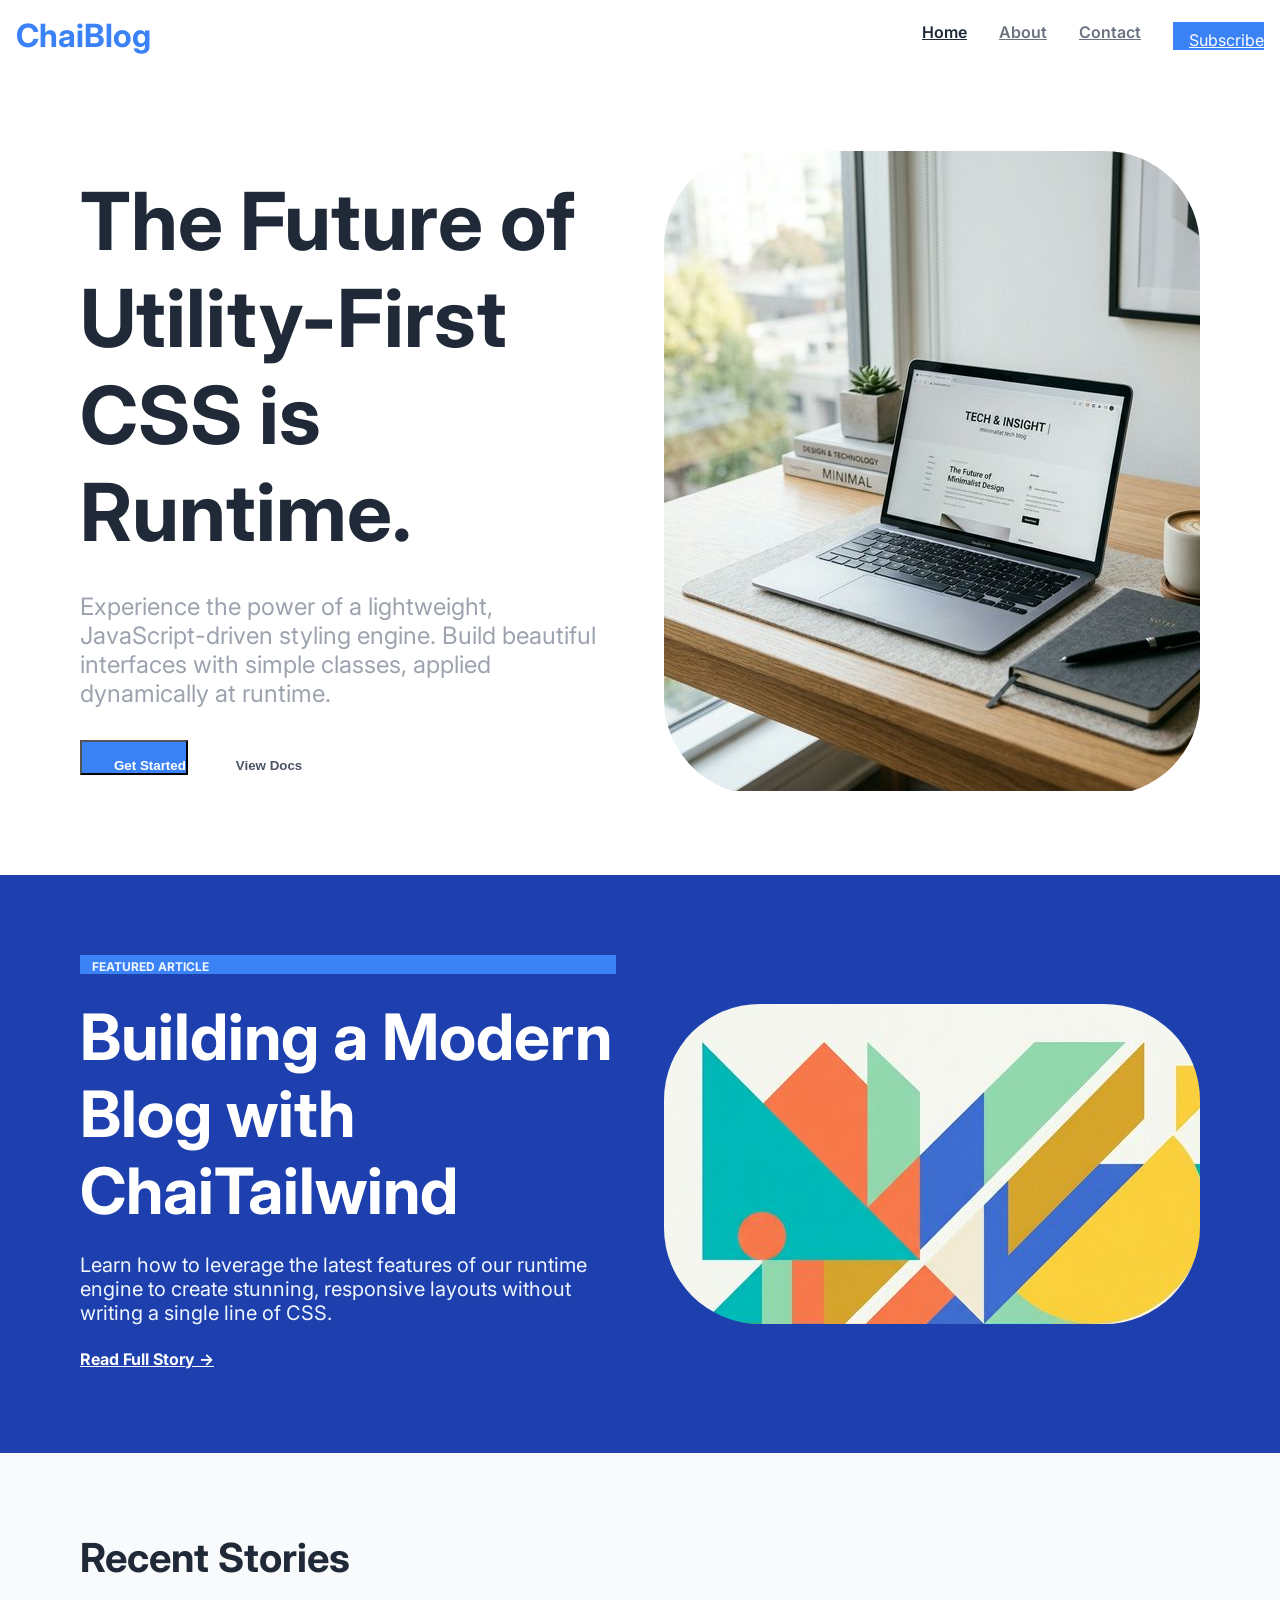
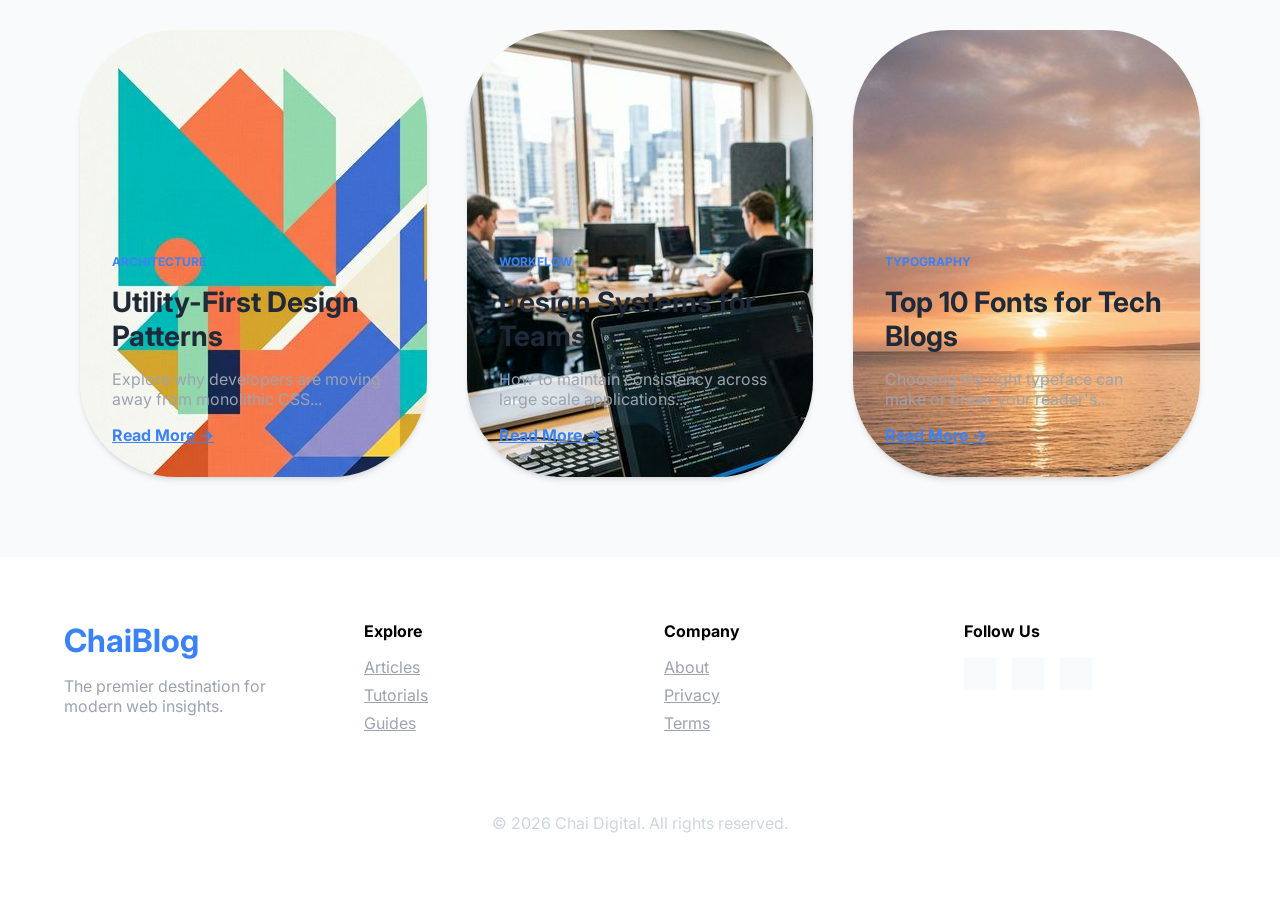
<file: index.html>
<!DOCTYPE html>
<html lang="en">
<head>
    <meta charset="UTF-8">
    <meta name="viewport" content="width=device-width, initial-scale=1.0">
    <meta http-equiv="Content-Security-Policy" content="default-src * 'unsafe-inline' 'unsafe-eval'; img-src * data:; style-src * 'unsafe-inline'; script-src * 'unsafe-inline' 'unsafe-eval';">
    <title>Chai Modern Blog</title>
    <script type="module" src="./chaitailwind/index.js"></script>
    <style>
        @import url('https://fonts.googleapis.com/css2?family=Inter:wght@400;600;700&display=swap');
        body {
            font-family: 'Inter', sans-serif;
            background-color: #f9fafb;
            margin: 0;
        }
    </style>
</head>
<body class="chai-min-h-screen">
    <!-- Navbar -->
    <nav class="chai-bg-white chai-p-4 chai-shadow-sm">
        <div class="chai-max-w-6xl chai-mx-auto chai-flex chai-justify-between chai-items-center">
            <h1 class="chai-font-8 chai-text-blue-600 chai-font-bold">ChaiBlog</h1>
            <div class="chai-flex chai-gap-8">
                <a href="index.html" class="chai-text-gray-900 chai-font-semibold">Home</a>
                <a href="about.html" class="chai-text-gray-600 chai-font-semibold">About</a>
                <a href="contact.html" class="chai-text-gray-600 chai-font-semibold">Contact</a>
                <a href="#" class="chai-bg-blue-600 chai-text-white chai-px-4 chai-py-2 chai-rounded-lg chai-cursor-pointer chai-transition-all hover:chai-bg-blue-700">Subscribe</a>
            </div>
        </div>
    </nav>

    <!-- Hero Section -->
    <header class="chai-p-10 md:chai-p-20 chai-bg-white">
        <div class="chai-max-w-6xl chai-mx-auto chai-grid chai-grid-cols-1 md:chai-grid-cols-2 chai-items-center chai-gap-12">
            <div class="chai-flex chai-direction-col chai-gap-8">
                <h1 class="chai-font-14 md:chai-font-20 chai-text-gray-900 chai-font-bold">The Future of Utility-First CSS is Runtime.</h1>
                <p class="chai-font-6 chai-text-gray-500 chai-max-w-lg">
                    Experience the power of a lightweight, JavaScript-driven styling engine. Build beautiful interfaces with simple classes, applied dynamically at runtime.
                </p>
                <div class="chai-flex chai-gap-4">
                    <button class="chai-bg-blue-600 chai-text-white chai-px-8 chai-py-4 chai-rounded-lg chai-font-bold chai-cursor-pointer chai-transition-all hover:chai-scale-105 hover:chai-bg-blue-700">Get Started</button>
                    <button class="chai-bg-white chai-text-gray-700 chai-border-2 chai-border-gray-100 chai-px-8 chai-py-4 chai-rounded-lg chai-font-bold chai-cursor-pointer chai-transition-all hover:chai-bg-gray-50">View Docs</button>
                </div>
            </div>
            <div class="chai-rounded-24 chai-overflow-hidden chai-shadow-2xl">
                <img src="./assets/images/hero.png" class="chai-w-full chai-h-full chai-object-cover">
            </div>
        </div>
    </header>

    <!-- Featured Post -->
    <section class="chai-bg-blue-900 chai-p-10 md:chai-p-20 chai-text-white">
        <div class="chai-max-w-6xl chai-mx-auto">
            <div class="chai-grid chai-grid-cols-1 md:chai-grid-cols-2 chai-gap-12 chai-items-center">
                <div class="chai-flex chai-direction-col chai-gap-6">
                    <span class="chai-bg-blue-600 chai-text-blue-100 chai-px-3 chai-py-1 chai-rounded-full chai-text-xs chai-font-bold chai-w-max">FEATURED ARTICLE</span>
                    <h2 class="chai-font-12 md:chai-font-16 chai-font-bold">Building a Modern Blog with ChaiTailwind</h2>
                    <p class="chai-font-5 chai-text-blue-100">Learn how to leverage the latest features of our runtime engine to create stunning, responsive layouts without writing a single line of CSS.</p>
                    <a href="#" class="chai-text-white chai-font-bold chai-border-b-2 chai-border-blue-500 chai-pb-1 chai-w-max chai-transition-all hover:chai-border-white">Read Full Story →</a>
                </div>
                <div class="chai-h-80 chai-bg-blue-800 chai-rounded-24 chai-overflow-hidden">
                     <img src="./assets/images/post1.png" class="chai-w-full chai-h-full chai-object-cover">
                </div>
            </div>
        </div>
    </section>

    <!-- Recent Stories Grid -->
    <main class="chai-p-10 md:chai-p-20 chai-max-w-6xl chai-mx-auto">
        <h3 class="chai-font-10 chai-text-gray-900 chai-font-bold chai-mb-12">Recent Stories</h3>
        <div class="chai-grid chai-grid-cols-1 md:chai-grid-cols-3 chai-gap-10">
            <!-- Article 1 -->
            <article class="chai-bg-white chai-rounded-24 chai-overflow-hidden chai-shadow-md chai-transition-all hover:chai-shadow-xl hover:chai-scale-102">
                <div class="chai-h-48 chai-bg-gray-200">
                    <img src="./assets/images/post1.png" class="chai-w-full chai-h-full chai-object-cover">
                </div>
                <div class="chai-p-8 chai-flex chai-direction-col chai-gap-4">
                    <p class="chai-text-blue-600 chai-font-bold chai-text-xs">ARCHITECTURE</p>
                    <h4 class="chai-font-7 chai-text-gray-900 chai-font-bold">Utility-First Design Patterns</h4>
                    <p class="chai-text-gray-500 chai-font-4">Explore why developers are moving away from monolithic CSS... </p>
                    <a href="#" class="chai-text-blue-600 chai-font-bold chai-transition-all hover:chai-text-blue-800">Read More →</a>
                </div>
            </article>

            <!-- Article 2 -->
            <article class="chai-bg-white chai-rounded-24 chai-overflow-hidden chai-shadow-md chai-transition-all hover:chai-shadow-xl hover:chai-scale-102">
                <div class="chai-h-48 chai-bg-gray-200">
                    <img src="./assets/images/post2.png" class="chai-w-full chai-h-full chai-object-cover">
                </div>
                <div class="chai-p-8 chai-flex chai-direction-col chai-gap-4">
                    <p class="chai-text-blue-600 chai-font-bold chai-text-xs">WORKFLOW</p>
                    <h4 class="chai-font-7 chai-text-gray-900 chai-font-bold">Design Systems for Teams</h4>
                    <p class="chai-text-gray-500 chai-font-4">How to maintain consistency across large scale applications...</p>
                    <a href="#" class="chai-text-blue-600 chai-font-bold chai-transition-all hover:chai-text-blue-800">Read More →</a>
                </div>
            </article>

            <!-- Article 3 -->
            <article class="chai-bg-white chai-rounded-24 chai-overflow-hidden chai-shadow-md chai-transition-all hover:chai-shadow-xl hover:chai-scale-102">
                <div class="chai-h-48 chai-bg-gray-200">
                    <img src="./assets/images/post3.png" class="chai-w-full chai-h-full chai-object-cover">
                </div>
                <div class="chai-p-8 chai-flex chai-direction-col chai-gap-4">
                    <p class="chai-text-blue-600 chai-font-bold chai-text-xs">TYPOGRAPHY</p>
                    <h4 class="chai-font-7 chai-text-gray-900 chai-font-bold">Top 10 Fonts for Tech Blogs</h4>
                    <p class="chai-text-gray-500 chai-font-4">Choosing the right typeface can make or break your reader's...</p>
                    <a href="#" class="chai-text-blue-600 chai-font-bold chai-transition-all hover:chai-text-blue-800">Read More →</a>
                </div>
            </article>
        </div>
    </main>

    <!-- Footer -->
    <footer class="chai-bg-white chai-p-16 chai-border-t-2 chai-border-gray-100">
        <div class="chai-max-w-6xl chai-mx-auto chai-grid chai-grid-cols-2 md:chai-grid-cols-4 chai-gap-12">
            <div class="chai-col-span-1 md:chai-col-span-1">
                <h3 class="chai-font-8 chai-text-blue-600 chai-font-bold chai-mb-4">ChaiBlog</h3>
                <p class="chai-text-gray-500">The premier destination for modern web insights.</p>
            </div>
            <div>
                <h4 class="chai-font-bold chai-mb-4">Explore</h4>
                <div class="chai-flex chai-direction-col chai-gap-2">
                    <a href="index.html" class="chai-text-gray-500">Articles</a>
                    <a href="#" class="chai-text-gray-500">Tutorials</a>
                    <a href="#" class="chai-text-gray-500">Guides</a>
                </div>
            </div>
            <div>
                <h4 class="chai-font-bold chai-mb-4">Company</h4>
                <div class="chai-flex chai-direction-col chai-gap-2">
                    <a href="about.html" class="chai-text-gray-500">About</a>
                    <a href="#" class="chai-text-gray-500">Privacy</a>
                    <a href="#" class="chai-text-gray-500">Terms</a>
                </div>
            </div>
            <div>
                <h4 class="chai-font-bold chai-mb-4">Follow Us</h4>
                <div class="chai-flex chai-gap-4">
                    <span class="chai-w-8 chai-h-8 chai-bg-gray-100 chai-rounded-full"></span>
                    <span class="chai-w-8 chai-h-8 chai-bg-gray-100 chai-rounded-full"></span>
                    <span class="chai-w-8 chai-h-8 chai-bg-gray-100 chai-rounded-full"></span>
                </div>
            </div>
        </div>
        <div class="chai-max-w-6xl chai-mx-auto chai-mt-12 chai-pt-8 chai-border-t-2 chai-border-gray-50 chai-text-gray-400 chai-align-center">
            © 2026 Chai Digital. All rights reserved.
        </div>
    </footer>
</body>
</html>
</file>
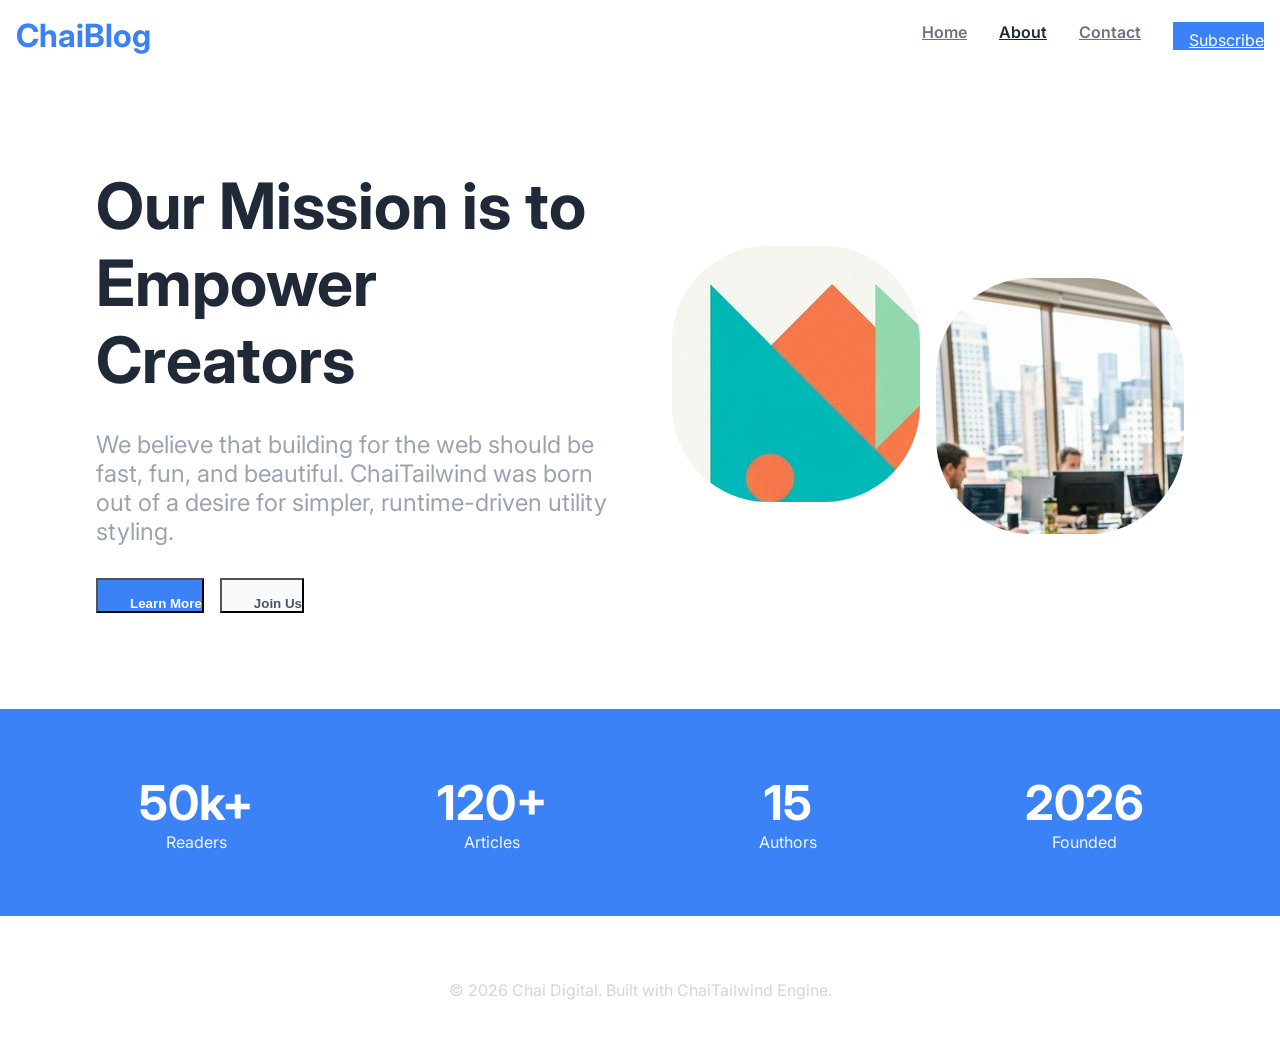
<file: about.html>
<!DOCTYPE html>
<html lang="en">
<head>
    <meta charset="UTF-8">
    <meta name="viewport" content="width=device-width, initial-scale=1.0">
    <meta http-equiv="Content-Security-Policy" content="default-src * 'unsafe-inline' 'unsafe-eval'; img-src * data:; style-src * 'unsafe-inline'; script-src * 'unsafe-inline' 'unsafe-eval';">
    <title>About Us | ChaiBlog</title>
    <script type="module" src="./chaitailwind/index.js"></script>
    <style>
        @import url('https://fonts.googleapis.com/css2?family=Inter:wght@400;600;700&display=swap');
        body {
            font-family: 'Inter', sans-serif;
            background-color: #f9fafb;
        }
    </style>
</head>
<body class="chai-min-h-screen">
    <!-- Navbar -->
    <nav class="chai-bg-white chai-p-4 chai-shadow-sm">
        <div class="chai-max-w-6xl chai-mx-auto chai-flex chai-justify-between chai-items-center">
            <h1 class="chai-font-8 chai-text-blue-600 chai-font-bold">ChaiBlog</h1>
            <div class="chai-flex chai-gap-8">
                <a href="index.html" class="chai-text-gray-600 chai-font-semibold">Home</a>
                <a href="about.html" class="chai-text-gray-900 chai-font-semibold">About</a>
                <a href="contact.html" class="chai-text-gray-600 chai-font-semibold">Contact</a>
                <a href="#" class="chai-bg-blue-600 chai-text-white chai-px-4 chai-py-2 chai-rounded-lg chai-cursor-pointer chai-transition-all hover:chai-bg-blue-700">Subscribe</a>
            </div>
        </div>
    </nav>

    <!-- Hero Section -->
    <header class="chai-p-10 md:chai-p-24 chai-bg-white">
        <div class="chai-max-w-6xl chai-mx-auto chai-grid chai-grid-cols-1 md:chai-grid-cols-2 chai-items-center chai-gap-16">
            <div class="chai-flex chai-direction-col chai-gap-8">
                <h1 class="chai-font-16 chai-text-gray-900 chai-font-bold">Our Mission is to Empower Creators</h1>
                <p class="chai-font-6 chai-text-gray-500 chai-max-w-lg">
                    We believe that building for the web should be fast, fun, and beautiful. ChaiTailwind was born out of a desire for simpler, runtime-driven utility styling.
                </p>
                <div class="chai-flex chai-gap-4">
                    <button class="chai-bg-blue-600 chai-text-white chai-px-8 chai-py-4 chai-rounded-full chai-font-bold chai-cursor-pointer chai-transition-all hover:chai-scale-105">Learn More</button>
                    <button class="chai-bg-gray-100 chai-text-gray-700 chai-px-8 chai-py-4 chai-rounded-full chai-font-bold chai-cursor-pointer chai-transition-all hover:chai-bg-gray-200">Join Us</button>
                </div>
            </div>
            <div class="chai-grid chai-grid-cols-2 chai-gap-4">
                <div class="chai-h-64 chai-bg-blue-100 chai-rounded-24 chai-overflow-hidden">
                    <img src="./assets/images/post1.png" class="chai-w-full chai-h-full chai-object-cover">
                </div>
                <div class="chai-h-64 chai-bg-green-100 chai-rounded-24 chai-overflow-hidden chai-mt-8">
                    <img src="./assets/images/post2.png" class="chai-w-full chai-h-full chai-object-cover">
                </div>
            </div>
        </div>
    </header>

    <!-- Stats Section -->
    <section class="chai-bg-blue-600 chai-p-16">
        <div class="chai-max-w-6xl chai-mx-auto chai-grid chai-grid-cols-2 md:chai-grid-cols-4 chai-gap-8 chai-text-white chai-align-center">
            <div>
                <div class="chai-font-12 chai-font-bold">50k+</div>
                <div class="chai-text-blue-100">Readers</div>
            </div>
            <div>
                <div class="chai-font-12 chai-font-bold">120+</div>
                <div class="chai-text-blue-100">Articles</div>
            </div>
            <div>
                <div class="chai-font-12 chai-font-bold">15</div>
                <div class="chai-text-blue-100">Authors</div>
            </div>
            <div>
                <div class="chai-font-12 chai-font-bold">2026</div>
                <div class="chai-text-blue-100">Founded</div>
            </div>
        </div>
    </section>

    <!-- Footer -->
    <footer class="chai-bg-white chai-p-16 chai-border-t-2 chai-border-gray-100">
        <div class="chai-max-w-6xl chai-mx-auto chai-align-center chai-text-gray-400">
            © 2026 Chai Digital. Built with ChaiTailwind Engine.
        </div>
    </footer>
</body>
</html>
</file>
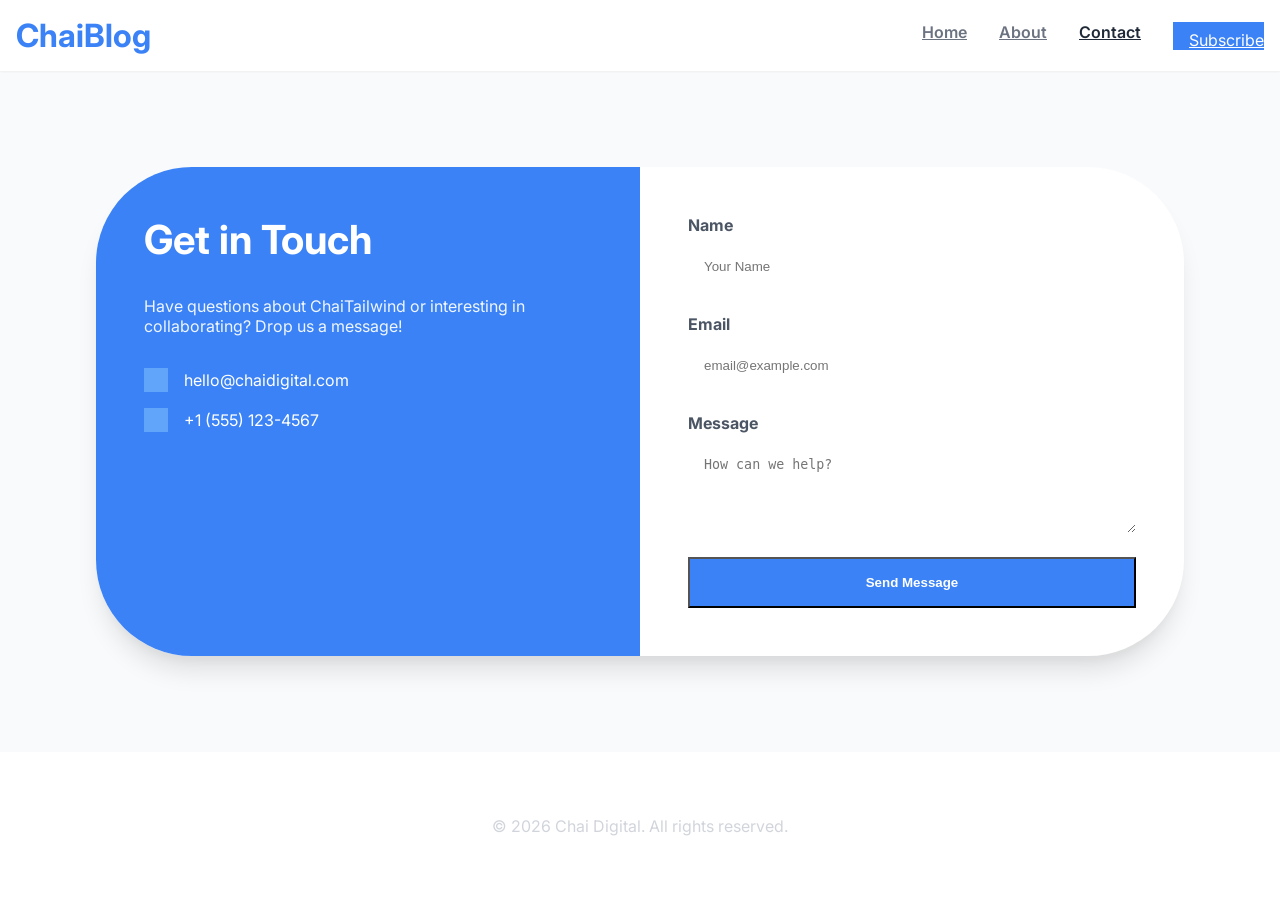
<file: contact.html>
<!DOCTYPE html>
<html lang="en">
<head>
    <meta charset="UTF-8">
    <meta name="viewport" content="width=device-width, initial-scale=1.0">
    <meta http-equiv="Content-Security-Policy" content="default-src * 'unsafe-inline' 'unsafe-eval'; img-src * data:; style-src * 'unsafe-inline'; script-src * 'unsafe-inline' 'unsafe-eval';">
    <title>Contact Us | ChaiBlog</title>
    <script type="module" src="./chaitailwind/index.js"></script>
    <style>
        @import url('https://fonts.googleapis.com/css2?family=Inter:wght@400;600;700&display=swap');
        body {
            font-family: 'Inter', sans-serif;
            background-color: #f9fafb;
        }
    </style>
</head>
<body class="chai-min-h-screen">
    <!-- Navbar -->
    <nav class="chai-bg-white chai-p-4 chai-shadow-sm">
        <div class="chai-max-w-6xl chai-mx-auto chai-flex chai-justify-between chai-items-center">
            <h1 class="chai-font-8 chai-text-blue-600 chai-font-bold">ChaiBlog</h1>
            <div class="chai-flex chai-gap-8">
                <a href="index.html" class="chai-text-gray-600 chai-font-semibold">Home</a>
                <a href="about.html" class="chai-text-gray-600 chai-font-semibold">About</a>
                <a href="contact.html" class="chai-text-gray-900 chai-font-semibold">Contact</a>
                <a href="#" class="chai-bg-blue-600 chai-text-white chai-px-4 chai-py-2 chai-rounded-lg chai-cursor-pointer chai-transition-all hover:chai-bg-blue-700">Subscribe</a>
            </div>
        </div>
    </nav>

    <!-- Main Content -->
    <div class="chai-p-10 md:chai-p-24">
        <div class="chai-max-w-4xl chai-mx-auto chai-bg-white chai-rounded-24 chai-shadow-xl chai-overflow-hidden chai-grid chai-grid-cols-1 md:chai-grid-cols-2">
            <div class="chai-bg-blue-600 chai-p-12 chai-text-white chai-flex chai-direction-col chai-gap-8">
                <h2 class="chai-font-10 chai-font-bold">Get in Touch</h2>
                <p class="chai-text-blue-100">Have questions about ChaiTailwind or interesting in collaborating? Drop us a message!</p>
                <div class="chai-flex chai-direction-col chai-gap-4">
                    <div class="chai-flex chai-items-center chai-gap-4">
                        <span class="chai-w-6 chai-h-6 chai-bg-blue-500 chai-rounded-full"></span>
                        <span>hello@chaidigital.com</span>
                    </div>
                    <div class="chai-flex chai-items-center chai-gap-4">
                        <span class="chai-w-6 chai-h-6 chai-bg-blue-500 chai-rounded-full"></span>
                        <span>+1 (555) 123-4567</span>
                    </div>
                </div>
            </div>
            <div class="chai-p-12 chai-flex chai-direction-col chai-gap-6">
                <div class="chai-flex chai-direction-col chai-gap-2">
                    <label class="chai-text-gray-700 chai-font-bold">Name</label>
                    <input type="text" placeholder="Your Name" class="chai-bg-gray-50 chai-p-4 chai-rounded-lg chai-border-2 chai-border-gray-100">
                </div>
                <div class="chai-flex chai-direction-col chai-gap-2">
                    <label class="chai-text-gray-700 chai-font-bold">Email</label>
                    <input type="email" placeholder="email@example.com" class="chai-bg-gray-50 chai-p-4 chai-rounded-lg chai-border-2 chai-border-gray-100">
                </div>
                <div class="chai-flex chai-direction-col chai-gap-2">
                    <label class="chai-text-gray-700 chai-font-bold">Message</label>
                    <textarea rows="4" placeholder="How can we help?" class="chai-bg-gray-50 chai-p-4 chai-rounded-lg chai-border-2 chai-border-gray-100"></textarea>
                </div>
                <button class="chai-bg-blue-600 chai-text-white chai-p-4 chai-rounded-lg chai-font-bold chai-cursor-pointer chai-transition-all hover:chai-bg-blue-700 hover:chai-scale-105">Send Message</button>
            </div>
        </div>
    </div>

    <!-- Footer -->
    <footer class="chai-bg-white chai-p-16 chai-border-t-2 chai-border-gray-100">
        <div class="chai-max-w-4xl chai-mx-auto chai-align-center chai-text-gray-400">
            © 2026 Chai Digital. All rights reserved.
        </div>
    </footer>
</body>
</html>
</file>
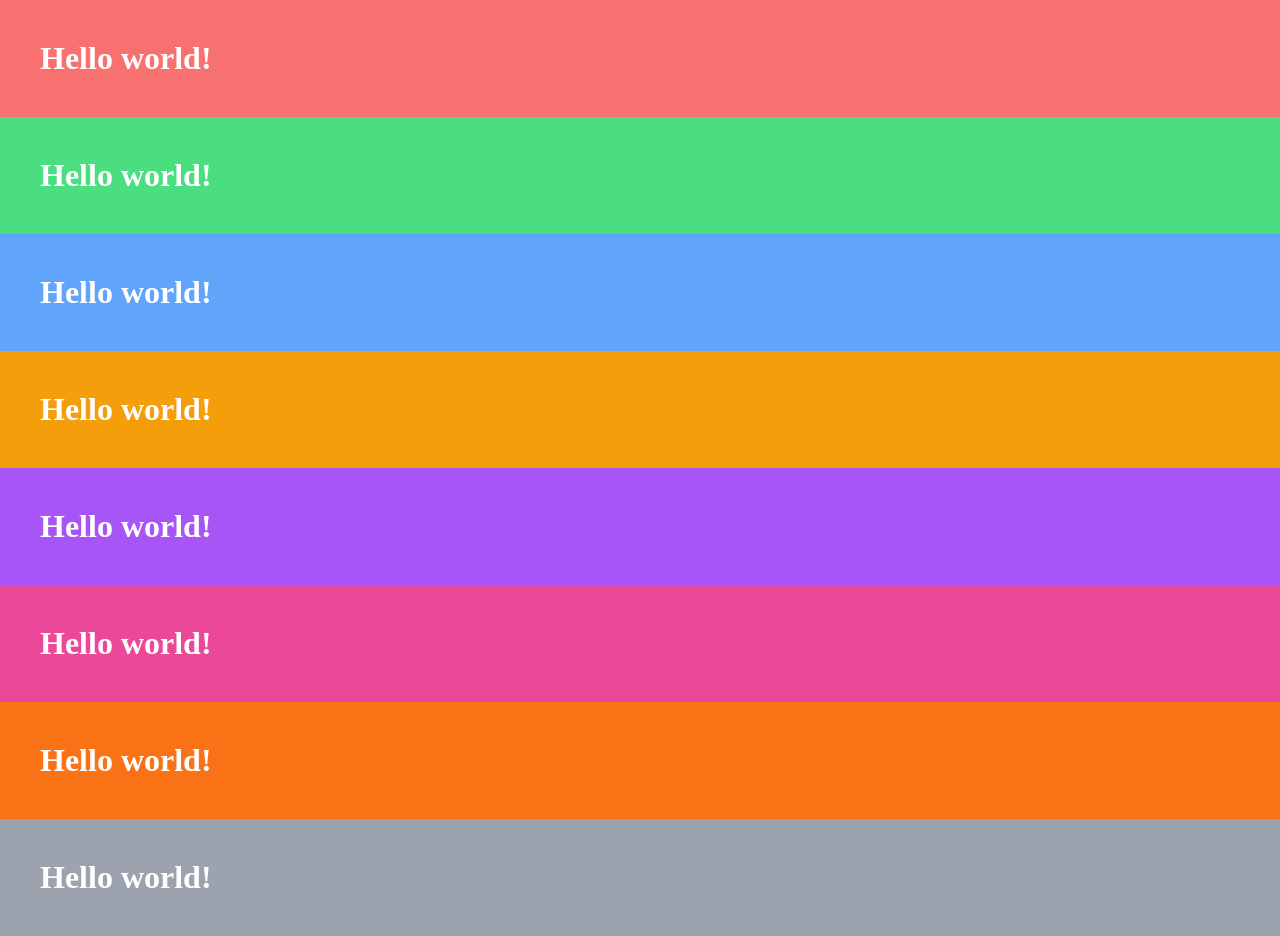
<file: test.html>
<!DOCTYPE html>
<html lang="en">
<head>
    <meta charset="UTF-8">
    <meta name="viewport" content="width=device-width, initial-scale=1.0">
    <title>Chai Tailwind Demo Page</title>
    <script type="module" src="./chaitailwind/index.js"></script>
</head>
<body>
    <h1 class="chai-p-10 chai-bg-red-500 chai-text-white chai-rounded-lg">Hello world!</h1>
    <h1 class="chai-p-10 chai-bg-green-500 chai-text-white chai-rounded-lg">Hello world!</h1>
    <h1 class="chai-p-10 chai-bg-blue-500 chai-text-white chai-rounded-lg">Hello world!</h1>
    <h1 class="chai-p-10 chai-bg-yellow-500 chai-text-white chai-rounded-lg">Hello world!</h1>
    <h1 class="chai-p-10 chai-bg-purple-500 chai-text-white chai-rounded-lg">Hello world!</h1>
    <h1 class="chai-p-10 chai-bg-pink-500 chai-text-white chai-rounded-lg">Hello world!</h1>
    <h1 class="chai-p-10 chai-bg-orange-500 chai-text-white chai-rounded-lg">Hello world!</h1>
    <h1 class="chai-p-10 chai-bg-gray-500 chai-text-white chai-rounded-lg">Hello world!</h1>
    
</body>
</html>
</file>
